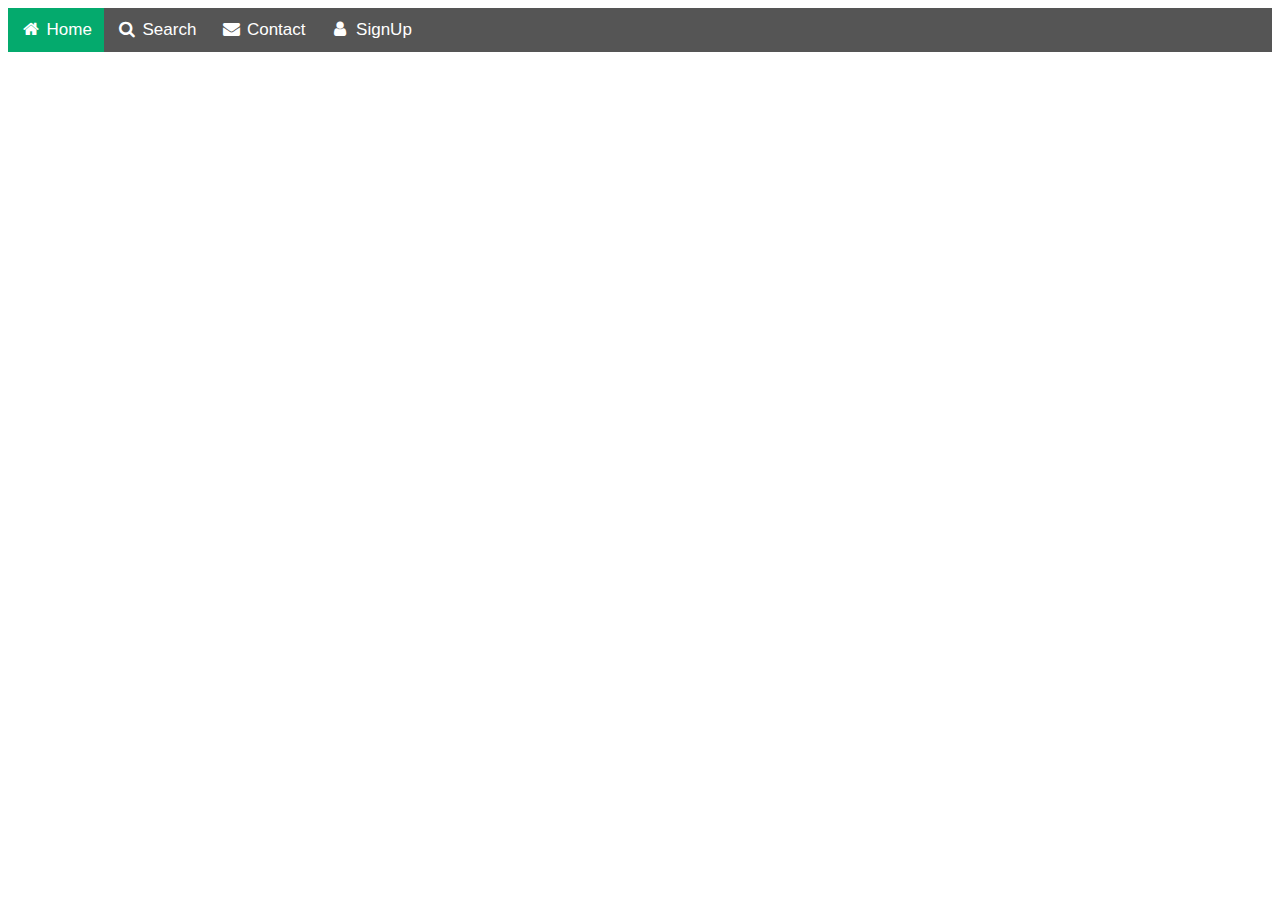
<file: bar.html>
<!DOCTYPE html>
<html>
<meta name="viewport" content="width=device-width, initial-scale=1">
<link rel="stylesheet" href="https://cdnjs.cloudflare.com/ajax/libs/font-awesome/4.7.0/css/font-awesome.min.css">
<style>
body {font-family: Arial, Helvetica, sans-serif;}

.navbar {
  width: 100%;
  background-color: #555;
  overflow: auto;
}

.navbar a {
  float: left;
  padding: 12px;
  color: white;
  text-decoration: none;
  font-size: 17px;
}

.navbar a:hover {
  background-color: #000;
}

.active {
  background-color: #04AA6D;
}

@media screen and (max-width: 500px) {
  .navbar a {
    float: none;
    display: block;
  }
}
</style>
<body>
<div class="navbar">
  <a class="active" href="#"><i class="fa fa-fw fa-home"></i> Home</a> 
  <a href="#"><i class="fa fa-fw fa-search"></i> Search</a> 
  <a href="#"><i class="fa fa-fw fa-envelope"></i> Contact</a> 
  <a href="sign_up.html"><i class="fa fa-fw fa-user"></i> SignUp</a>
</div>

</body>
</html>
</file>
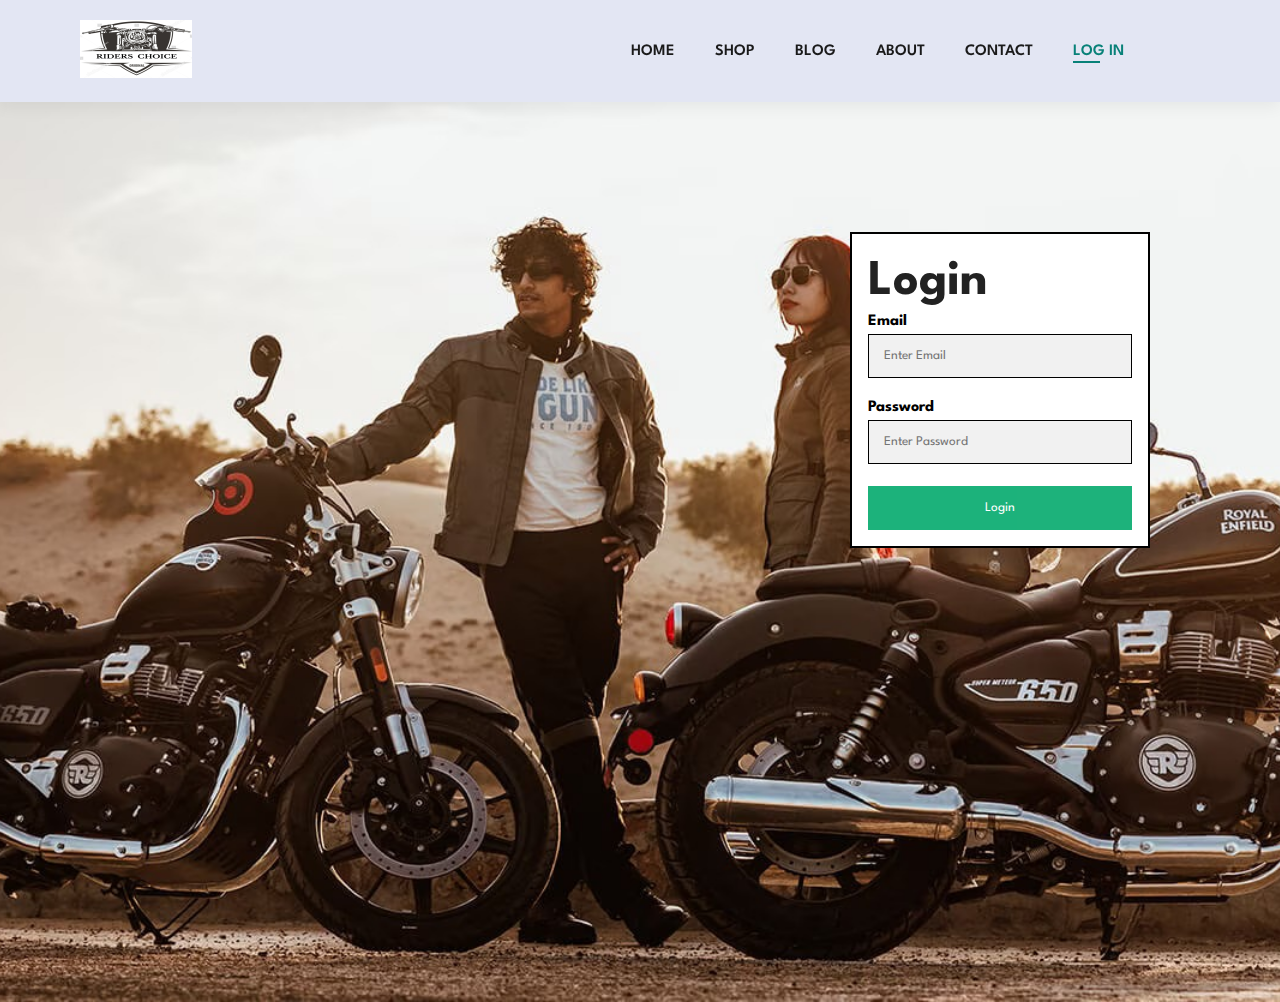
<file: loginform.html>
<!DOCTYPE html>
<html>
<head>
  <meta charset="UTF-8">
        <meta http-equiv="X-UA-Compatible" content="IE=edge">
        <meta name="viewport" content="width=device-width, initial-scale=1.0">
        <title>RIDERS CHOICE login</title>
        <link rel="stylesheet" href="style.css">
        <link rel="stylesheet" href="https://pro.fontawesome.com/releases/v5.10.0/css/all.css" />
<meta name="viewport" content="width=device-width, initial-scale=1">
<style>
body, html {
  height: 100%;
  font-family: Arial, Helvetica, sans-serif;
}

* {
  box-sizing: border-box;
}

.bg-img {
  /* The image used */
  background-image: url("images/ap3.jpg");
  width: 100%;
  height: 100%; 

  /* Center and scale the image nicely */
  background-position: center;
  background-repeat: no-repeat;
  background-size: cover;
  position: absolute;
}

/* Add styles to the form container */
.container {
  position: absolute;
  right: 0;
  margin: 130px;
  max-width: 300px;
  padding: 16px;
  background-color: white;
  border: 2px solid #000;
}

/* Full-width input fields */
input[type=text], input[type=password] {
  width: 100%;
  padding: 15px;
  margin: 5px 0 22px 0;
  border: 1px solid #000;
  background: #f1f1f1;
}

input[type=text]:focus, input[type=password]:focus {
  background-color: #ddd;
  outline: none;
}

/* Set a style for the submit button */
.btn {
  background-color: #04AA6D;
  color: white;
  padding: 16px 20px;
  border: none;
  cursor: pointer;
  width: 100%;
  opacity: 0.9;
}

.btn:hover {
  opacity: 1;
}


</style>
</head>
<body>
  <section id="header">
    <a href="#"><img src="images/riderchoice2.png" class="logo" alt=""></a>
    <div>
        <ul id="navbar">
            <li><a href="index.html">HOME</a></li>
            <li><a href="shop.html">SHOP</a></li>
            <li><a href="blog.html">BLOG</a></li>
            <li><a href="about.html">ABOUT</a></li>
            <li><a href="contact.html">CONTACT</a></li>
            <li><a class="active" href="loginform.html">LOG IN</a></li>
            <li><a href="cart.html"><i class="far fa-shopping-cart"></i></a></li>
        </ul>    
    </div>
</section>
<div class="bg-img">
  <form action="/action_page.php" class="container">
    <h1>Login</h1>

    <label for="email" ><b>Email</b></label>
    <input type="text" placeholder="Enter Email" name="email" required>

    <label for="psw" ><b>Password</b></label>
    <input type="password" placeholder="Enter Password" name="psw" required>

    <button type="submit" class="btn">Login</button>
  </form>
</div>


</body>
</html>
</file>
<file: style.css>
@import url('https://fonts.googleapis.com/css2?family=Spartan:wght@100;200;300;400;500;600;700;800;900&display=swap');
* {
    margin: 0;
    padding: 0;
    box-sizing: border-box;
    font-family: 'Spartan', sans-serif;
}

h1 {
    font-size: 50px;
    line-height: 64px;
    color: #222;
}

h2 {
    font-size: 46px;
    line-height: 54px;
    color: #222;
}

h4 {
    font-size: 20px;
    color: #222;
}

h6 {
    font-weight: 700;
    font-size: 12px;
}

p {
    font-size: 16px;
    color: #465b52;
    margin: 15px 0 20px 0;
}

.section-p1 {
    padding: 40px 80px;
}

.section-m1 {
    margin: 40px 0;
}

button.normal {
    font-size: 14px;
    font-weight: 600;
    padding: 15px 30px;
    color: #000;
    background-color: #fff;
    border-radius: 4px;
    cursor: pointer;
    border: none;
    outline: none;
    transition: 0.2s;
}

button.white {
    font-size: 13px;
    font-weight: 600;
    padding: 11px 18px;
    color: #fff;
    background-color: transparent;
    cursor: pointer;
    border: 1px solid #fff;
    outline: none;
    transition: 0.2s;
}
body {
    width: 100%;
}

#header {
    display: flex;
    align-items: center;
    justify-content: space-between;
    padding: 20px 80px;
    background: #E3E6F3;
    box-shadow: 0 5px 15px rgba(0, 0, 0, 0.06);
    z-index: 999;
    position: sticky;
    /* position: sticky; */
    top: 0;
    left: 0;
}

#navbar {
    display: flex;
    align-items: center;
    justify-content: center;
}

#navbar li {
    list-style: none;
    padding: 0 20px;
    position: relative;
}

#navbar li a {
    text-decoration: none;
    font-size: 16px;
    font-weight: 600;
    color: #1a1a1a;
    transition: 0.3s ease;
}

#navbar li a:hover,
#navbar li a.active {
    color: #088178;
}

#navbar li a.active::after,
#navbar li a:hover::after {
    content: "";
    width: 30%;
    height: 2px;
    background: #088178;
    position: absolute;
    bottom: -4px;
    left: 20px;
}

#hero {
    background-image: url(images/SG650HD1.jpg);
    height: 90vh;
    width: 100%;
    background-size: cover;
    background-position: top 25% right 0;
    padding: 0 80px;
    display: flex;
    flex-direction: column;
    align-items: flex-start;
    justify-content: center;
}

#hero h4 {
    padding-bottom: 15%;
    color: black;
}

#hero h2 {
    color: black;
}

#hero p {
    color: #36c9bf;
}

#hero h1 {
    color: #36c9bf;
}

#hero button {
    /* background-image: url("images/button.png"); */
    background-color: transparent;
    color: #36c9bf;
    border: 0;
    padding: 14px 80px 14px 65px;
    background-repeat: no-repeat;
    cursor: pointer;
    border: 3px solid #36c9bf;
    font-weight: 700;
    font-size: 15px;
}

#hero button:hover {
    background: #36c9bf;
    border: 1px solid #36c9bf;
    color: #000;
}

#feature {
    display: flex;
    align-items: center;
    justify-content: space-between;
    flex-wrap: wrap;
}

#feature .fe-box {
    width: 180px;
    text-align: center;
    padding: 25px 15px;
    box-shadow: 20px 20px 34px rgba(0, 0, 0, 0.03);
    border: 1px solid #cce7d0;
    border-radius: 4px;
    margin: 15px 0;
}

#feature .fe-box:hover {
    box-shadow: 10px 10px 54px rgba(70, 62, 221, 0.1);
}

#feature .fe-box img {
    width: 100%;
    margin-bottom: 10px;
}

#feature .fe-box h6 {
    display: inline-block;
    padding: 9px 8px 6px 8px;
    line-height: 1;
    border-radius: 4px;
    color: #088178;
    background-color: #62c5cc;
}

#features .fe-box:nth-child(2) h6 {
    background-color: #cdebbc;
}

#features .fe-box:nth-child(3) h6 {
    background-color: #cdebbc;
}

#features .fe-box:nth-child(4) h6 {
    background-color: #cdebbc;
}

#features .fe-box:nth-child(5) h6 {
    background-color: #cdebbc;
}

#features .fe-box:nth-child(6) h6 {
    background-color: #cdebbc;
}

#product1 {
    text-align: center;
}

#product1 .pro-container {
    display: flex;
    justify-content: space-between;
    padding-top: 20px;
    flex-wrap: wrap;
}

#product1 .pro {
    width: 23%;
    min-width: 250px;
    padding: 10px 12px;
    border: 1px solid #cce7d0;
    border-radius: 25px;
    cursor: pointer;
    box-shadow: 20px 20px 30px rgba(0, 0, 0, 0.02);
    margin: 15px 0;
    transition: 0.2s ease;
    position: relative;
}

#product1 .pro:hover {
    box-shadow: 20px 20px 30px rgba(0, 0, 0, 0.06);
}

#product1 .pro img {
    width: 100%;
    border-radius: 20px;
}

#product1 .pro .des {
    text-align: start;
    padding: 10px 0;
}

#product1 .pro .des span {
    color: #606063;
    font-size: 12px;
}

#product1 .pro .des h5 {
    padding-top: 7px;
    color: #1a1a1a;
    font-size: 14px;
}

#product1 .pro .des i {
    font-size: 12px;
    color: rgb(243, 181, 25);
}

#product1 .pro .des h4 {
    padding-top: 7px;
    font-size: 15px;
    font-weight: 700;
    color: #088178;
}

#product1 .pro .cart {
    width: 40px;
    height: 40px;
    line-height: 40px;
    border-radius: 50px;
    background-color: #e8f6ea;
    font-weight: 500;
    color: #088178;
    border: 1px solid #cce7d0;
    position: absolute;
    bottom: 20px;
    right: 10px;
}

#banner {
    display: flex;
    flex-direction: column;
    justify-content: center;
    align-items: center;
    text-align: center;
    background-image: url("images/Riding_jacket.jpg");
    width: 100%;
    height: 40vh;
    background-size: cover;
    background-position: center;
}

#banner h4{
    color: #fff;
    font-size: 16px;
}

#banner h2 {
    color: #fff;
    font-size: 30px;
    padding: 10px 0;
}

#banner h2 span {
    color: #FFFF00;
}

#banner button:hover {
    background: #858582;
    color: white;
}

 #sm-banner {
    display: flex;
    justify-content: space-between;
    flex-wrap: wrap;
} 



#sm-banner .banner-box {
    display: flex;
    flex-direction: column;
    justify-content: center;
    align-items: center;
    text-align: center;
    background-image: url("images/stores.jpg");
    min-width: 650px;
    height: 50vh;
    background-size: cover;
    background-position: center;
    padding: 30px;
}

#sm-banner .banner-box2 {
    background-image: url("images/summer2.jpg");
}

#sm-banner h4 {
    color: #fff;
    font-size: 20px;
    font-weight: 300;
}

#sm-banner h2 {
    color: #fff;
    font-size: 28px;
    font-weight: 800;
}

#sm-banner span {
    color: #fff;
    font-size: 14px;
    font-weight: 500;
    padding-bottom: 15px;
}

#sm-banner .banner-box:hover button {
    background: #fff;
    border: 1px solid #000;
    color: #000;
}

#banner3 {
    display: flex;
    justify-content: space-between;
    flex-wrap: wrap;
    padding: 0 80px;
}

#banner3 .banner-box {
    display: flex;
    flex-direction: column;
    justify-content: center;
    align-items: flex-start;
    background-image: url("images/boots.jpg");
    min-width: 30%;
    height: 30vh;
    background-size: cover;
    background-position: center;
    padding: 20px;
    margin-bottom: 20px;
}

#banner3 .banner-box2 {
    background-image: url("images/mask.jpg");
}

#banner3 .banner-box3 {
    background-image: url("images/gloves.jpg");
}

#banner3 h2 {
    color: #fff;
    font-weight: 900;
    font-size: 22px;
}

#banner3 h3 {
    color: #fff;
    font-weight: 800;
    font-size: 15px;
}

#newsletter {
    display: flex;
    justify-content: space-between;
    flex-wrap: wrap;
    align-items: center;
    background-image: url("images/11.png");
    background-repeat: no-repeat;
    background-position: 20% 30%;
    background-color: #041e42;
}

#newsletter h4 {
    font-size: 22px;
    font-weight: 700;
    color: #fff;
}

#newsletter p {
    font-size: 14px;
    font-weight: 600;
    color: #818ea0;
}

#newsletter p span {
    color: #ffbd27;
}

#newsletter .form {
    display: flex;
    width: 40%;
}

#newsletter input {
    height: 3.125rem;
    padding: 0 1.25em;
    font-size: 14px;
    width: 100%;
    border: 1px solid transparent;
    border-radius: 4px;
    outline: none;
    border-top-right-radius: 0;
    border-bottom-right-radius: 0;
}

#newsletter button {
    background-color: #088178;
    color: #fff;
    white-space: nowrap;
    border-top-left-radius: 0;
    border-bottom-left-radius: 0;
}

footer {
    display: flex;
    flex-wrap: wrap;
    justify-content: space-between;
}

footer .col {
    display: flex;
    flex-direction: column;
    align-items: flex-start;
    margin-bottom: 20px;
}

footer .logo {
    margin-bottom: 30px;
}

footer h4 {
    font-size: 14px;
    padding-bottom: 20px;
}

footer p {
    font-size: 13px;
    margin: 0 0 8px 0;
}

footer a {
    font-size: 13px;
    text-decoration: none;
    color: #222;
    margin-bottom: 10px;
}

footer .follow {
    margin-top: 20px;
}

footer .follow i {
    color: #465b52;
    padding-right: 4px;
    cursor: pointer;
}

footer .install .row img {
    border: 1px solid #088178;
    border-radius: 6px;
}

footer .install img {
    margin: 10px 0 15px 0;
}

footer .follow i:hover,
footer a:hover {
    color: #088178;
}

footer .copyright {
    width: 100%;
    text-align: center;
}

#pagination {
    text-align:center;
}

#pagination a {
    text-decoration: none;
    background-color: #088178;
    padding: 15px 20px;
    border-radius: 4px;
    color: white;
    font-weight: 600;
}

#pagination a i {
    font-size: 16px;
    font-weight: 600;
}

#prodetails {
    display: flex;
    margin-top: 20px;
}

#prodetails .single-pro-image {
    width: 40%;
    margin-right: 50px;
}

.small-img-group {
    display: flex;
    justify-content: space-between;
}

.small-img-col {
    flex-basis: 24%;
    cursor: pointer;
}

#prodetails .single-pro-details {
    width: 50%;
    padding-top: 30px;
}

#prodetails .single-pro-details h4 {
    padding: 40px 0 20px 0;
}

#prodetails .single-pro-details h2 {
    font-size: 26px;
}

#prodetails .single-pro-details select {
    display: block;
    padding: 5px 10px;
    margin-bottom: 10px;
}

#prodetails .single-pro-details input {
    width: 50px;
    height: 47px;
    padding-left: 10px;
    font-size: 16px;
    margin-right: 10px;
}

#prodetails .single-pro-details input:focus {
    outline: none;
}

#prodetails .single-pro-details button {
    background: #088178;
    color: white;
}

#prodetails .single-pro-details span {
    line-height: 25px;
}
</file>
